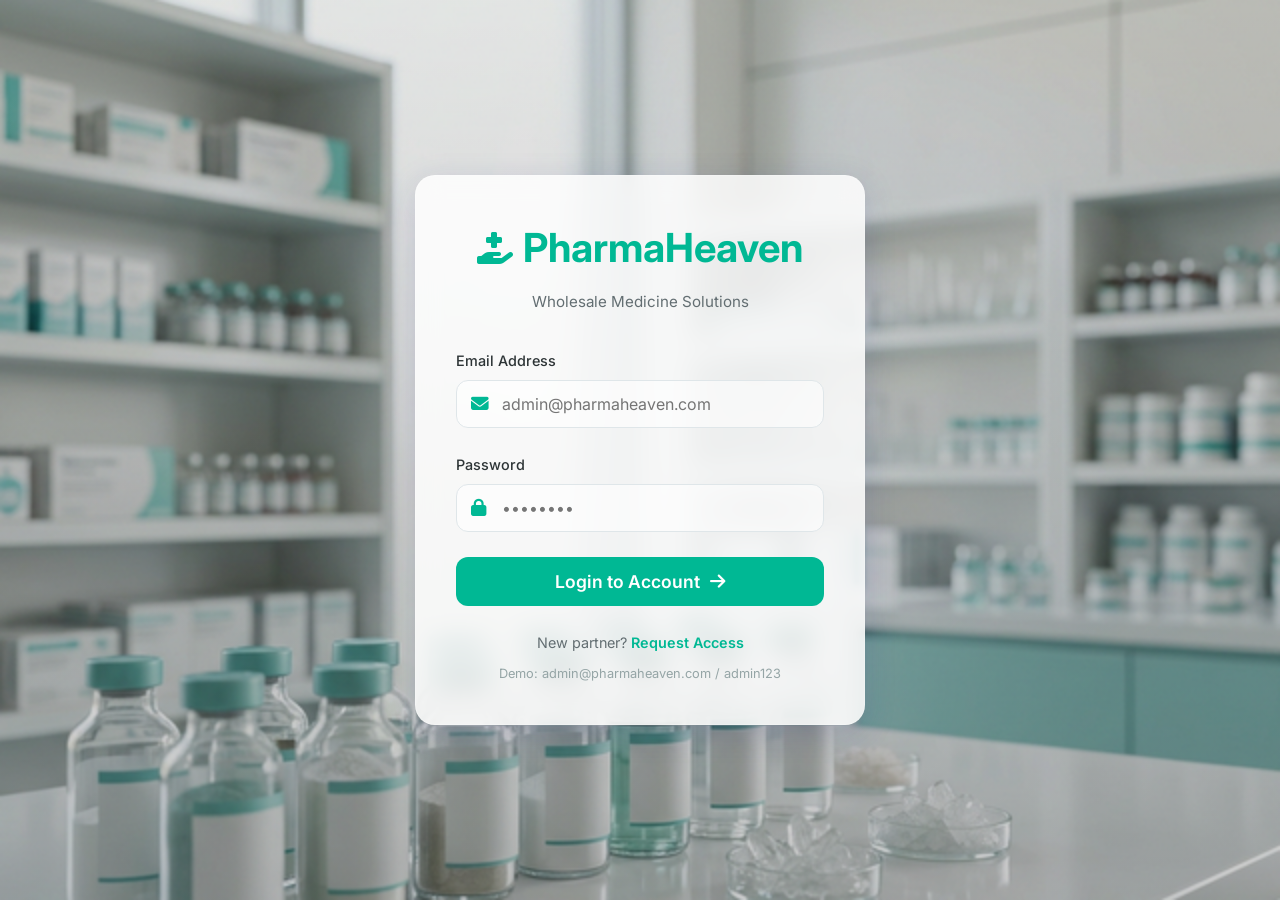
<file: index.html>
<!DOCTYPE html>
<html lang="en">
<head>
    <meta charset="UTF-8">
    <meta name="viewport" content="width=device-width, initial-scale=1.0">
    <title>Login | PharmaHeaven Wholesale Medicine</title>
    <link rel="stylesheet" href="https://cdnjs.cloudflare.com/ajax/libs/font-awesome/6.4.0/css/all.min.css">
    <link rel="stylesheet" href="css/style.css">
</head>
<body>

    <div class="auth-container">
        <div class="auth-card">
            <div class="auth-header">
                <div class="brand">
                    <i class="fas fa-hand-holding-medical"></i>
                    <span>PharmaHeaven</span>
                </div>
                <p class="auth-subtitle">Wholesale Medicine Solutions</p>
            </div>

            <div id="errorMessage" class="error-message"></div>

            <form id="loginForm">
                <div class="form-group">
                    <label for="email">Email Address</label>
                    <div class="input-wrapper">
                        <i class="fas fa-envelope"></i>
                        <input type="email" id="email" class="form-control" placeholder="admin@pharmaheaven.com" required>
                    </div>
                </div>

                <div class="form-group">
                    <label for="password">Password</label>
                    <div class="input-wrapper">
                        <i class="fas fa-lock"></i>
                        <input type="password" id="password" class="form-control" placeholder="••••••••" required>
                    </div>
                </div>

                <button type="submit" class="btn-primary">
                    Login to Account <i class="fas fa-arrow-right"></i>
                </button>
            </form>

            <div class="auth-footer">
                <p>New partner? <a href="#">Request Access</a></p>
                <p style="margin-top: 10px; font-size: 0.8rem; color: #95a5a6;">Demo: admin@pharmaheaven.com / admin123</p>
            </div>
        </div>
    </div>

    <!-- Auth JS -->
    <script src="js/auth.js"></script>
</body>
</html>
</file>
<file: css/style.css>
@import url('https://fonts.googleapis.com/css2?family=Inter:wght@300;400;500;600;700&family=Outfit:wght@300;400;500;600;700&display=swap');

:root {
    --primary: #00b894;
    --primary-dark: #00a884;
    --secondary: #0984e3;
    --dark: #2d3436;
    --light: #f9f9f9;
    --white: #ffffff;
    --error: #ff7675;
    --success: #55efc4;
    --glass: rgba(255, 255, 255, 0.85);
    --glass-border: rgba(255, 255, 255, 0.18);
    --shadow: 0 8px 32px 0 rgba(31, 38, 135, 0.15);
    --trans: all 0.3s ease;
}

* {
    margin: 0;
    padding: 0;
    box-sizing: border-box;
    font-family: 'Inter', sans-serif;
}

body {
    background-color: var(--light);
    color: var(--dark);
    line-height: 1.6;
    overflow-x: hidden;
}

h1, h2, h3, .brand {
    font-family: 'Outfit', sans-serif;
}

/* Auth Page Styles */
.auth-container {
    min-height: 100vh;
    display: flex;
    align-items: center;
    justify-content: center;
    background: linear-gradient(rgba(0,0,0,0.1), rgba(0,0,0,0.2)), url('../assets/bg.png');
    background-size: cover;
    background-position: center;
    padding: 20px;
}

.auth-card {
    background: var(--glass);
    backdrop-filter: blur(12px);
    -webkit-backdrop-filter: blur(12px);
    border-radius: 20px;
    border: 1px solid var(--glass-border);
    box-shadow: var(--shadow);
    width: 100%;
    max-width: 450px;
    padding: 40px;
    animation: slideUp 0.6s ease-out;
}

@keyframes slideUp {
    from { transform: translateY(30px); opacity: 0; }
    to { transform: translateY(0); opacity: 1; }
}

.auth-header {
    text-align: center;
    margin-bottom: 35px;
}

.brand {
    font-size: 2.5rem;
    font-weight: 700;
    color: var(--primary);
    display: flex;
    align-items: center;
    justify-content: center;
    gap: 10px;
    margin-bottom: 10px;
}

.brand i {
    font-size: 2rem;
}

.auth-subtitle {
    color: #636e72;
    font-size: 0.95rem;
}

.form-group {
    margin-bottom: 25px;
    position: relative;
}

.form-group label {
    display: block;
    margin-bottom: 8px;
    font-weight: 500;
    font-size: 0.9rem;
    color: var(--dark);
}

.input-wrapper {
    position: relative;
}

.input-wrapper i {
    position: absolute;
    left: 15px;
    top: 50%;
    transform: translateY(-50%);
    color: var(--primary);
    font-size: 1.1rem;
}

.form-control {
    width: 100%;
    padding: 13px 15px 13px 45px;
    border: 1px solid #dfe6e9;
    border-radius: 12px;
    outline: none;
    font-size: 1rem;
    transition: var(--trans);
    background: rgba(255,255,255,0.6);
}

.form-control:focus {
    border-color: var(--primary);
    box-shadow: 0 0 0 4px rgba(0, 184, 148, 0.1);
}

.btn-primary {
    width: 100%;
    padding: 14px;
    background: var(--primary);
    border: none;
    border-radius: 12px;
    color: white;
    font-size: 1.1rem;
    font-weight: 600;
    cursor: pointer;
    transition: var(--trans);
    display: flex;
    align-items: center;
    justify-content: center;
    gap: 10px;
}

.btn-primary:hover {
    background: var(--primary-dark);
    transform: translateY(-2px);
    box-shadow: 0 5px 15px rgba(0, 184, 148, 0.3);
}

.btn-primary:active {
    transform: translateY(0);
}

.auth-footer {
    margin-top: 25px;
    text-align: center;
    color: #636e72;
    font-size: 0.9rem;
}

.auth-footer a {
    color: var(--primary);
    text-decoration: none;
    font-weight: 600;
}

.auth-footer a:hover {
    text-decoration: underline;
}

.error-message {
    background: rgba(255, 118, 117, 0.1);
    color: var(--error);
    padding: 10px;
    border-radius: 8px;
    font-size: 0.85rem;
    margin-bottom: 20px;
    display: none;
    border-left: 4px solid var(--error);
}

/* Dashboard Styles Placeholder */
.nav-bar {
    background: #1e272e; /* Matched with Sidebar */
    padding: 12px 40px;
    display: flex;
    justify-content: space-between;
    align-items: center;
    box-shadow: 0 4px 20px rgba(0,0,0,0.1);
    position: sticky;
    top: 0;
    z-index: 100;
    border-bottom: 1px solid rgba(255, 255, 255, 0.05);
}

.nav-bar .brand {
    color: var(--white);
    font-size: 1.8rem;
}

.nav-bar .user-info-name {
    color: #cad3d8;
}

.nav-bar .fa-chevron-down {
    color: #57606f !important;
}

/* Dashboard Layout */
.dashboard-layout {
    display: flex;
    height: calc(100vh - 68px);
    width: 100%;
    overflow: hidden; /* Prevent overall dashboard scrolling */
}

/* Sidebar Styles - Premium Dark Theme */
.sidebar {
    width: 280px;
    background: #1e272e; /* Deep Professional Navy */
    padding: 30px 15px;
    position: fixed;
    height: calc(100vh - 68px);
    overflow-y: auto;
    transition: var(--trans);
    z-index: 80;
}

.sidebar-menu {
    list-style: none;
}

.sidebar-item {
    margin-bottom: 5px;
}

.sidebar-link {
    display: flex;
    align-items: center;
    gap: 15px;
    padding: 14px 18px;
    color: #cad3d8;
    text-decoration: none;
    border-radius: 12px;
    font-weight: 500;
    font-size: 0.95rem;
    transition: var(--trans);
}

.sidebar-link i {
    font-size: 1.1rem;
    width: 24px;
    text-align: center;
    color: #57606f;
    transition: var(--trans);
}

.sidebar-link:hover {
    background: rgba(255, 255, 255, 0.05);
    color: var(--white);
}

.sidebar-link:hover i {
    color: var(--primary);
}

.sidebar-link.active {
    background: linear-gradient(135deg, var(--primary), var(--primary-dark));
    color: var(--white);
    box-shadow: 0 4px 15px rgba(0, 184, 148, 0.3);
}

.sidebar-link.active i {
    color: var(--white);
}

/* Sidebar Label for Categories */
.sidebar-label {
    padding: 10px 18px;
    font-size: 0.75rem;
    text-transform: uppercase;
    font-weight: 700;
    color: #57606f;
    letter-spacing: 1px;
    margin-top: 15px;
}

/* Main Content Area */
.main-content {
    flex: 1;
    margin-left: 280px;
    padding: 30px;
    background: #f1f3f6;
    height: 100%;
    width: calc(100% - 280px);
    overflow-y: auto; /* Allow internal scrolling only if content overflows */
}

.page-header {
    display: flex;
    justify-content: space-between;
    align-items: center;
    margin-bottom: 30px;
}

.page-title h2 {
    font-size: 1.8rem;
    color: var(--dark);
    font-weight: 700;
}

.page-title p {
    color: #636e72;
    font-size: 0.9rem;
}

/* Management Content Sections */
.mgmt-section {
    display: none; /* Hidden by default, shown by JS */
}

.mgmt-section.active {
    display: block;
}

/* Table Card Styles */
.table-card {
    background: var(--white);
    border-radius: 20px;
    padding: 0;
    box-shadow: 0 4px 20px rgba(0,0,0,0.03);
    overflow: hidden;
}

.table-responsive {
    overflow-x: auto;
}

table {
    width: 100%;
    border-collapse: collapse;
}

thead {
    background: #f8fafc;
    border-bottom: 1px solid #f1f5f9;
}

th {
    padding: 15px 20px;
    text-align: left;
    font-size: 0.85rem;
    font-weight: 600;
    color: #64748b;
    text-transform: uppercase;
    letter-spacing: 0.5px;
}

td {
    padding: 18px 20px;
    font-size: 0.9rem;
    color: #334155;
    border-bottom: 1px solid #f1f5f9;
}

tr:last-child td {
    border-bottom: none;
}

tr:hover td {
    background: #f9fafb;
}

.badge {
    padding: 5px 12px;
    border-radius: 50px;
    font-size: 0.75rem;
    font-weight: 600;
}

.badge-stock { background: rgba(0, 184, 148, 0.1); color: var(--primary); }
.badge-category { background: rgba(9, 132, 227, 0.1); color: var(--secondary); }

/* Grid for Modal */
.form-grid {
    display: grid;
    grid-template-columns: 1fr 1fr;
    gap: 15px;
}

.form-grid .form-group {
    margin-bottom: 15px;
}

.modal-content.large {
    max-width: 650px;
}

.container {
    max-width: 1200px;
    margin: 0 auto;
}

.logout-btn {
    background: transparent;
    border: 1px solid var(--error);
    color: var(--error);
    padding: 8px 18px;
    border-radius: 8px;
    cursor: pointer;
    font-weight: 600;
    transition: var(--trans);
}

.logout-btn:hover {
    background: var(--error);
    color: white;
}

/* User Profile Styles */
.user-profile-wrapper {
    position: relative;
    display: flex;
    align-items: center;
    gap: 12px;
    cursor: pointer;
    padding: 5px 10px;
    border-radius: 50px;
    transition: var(--trans);
}

.user-profile-wrapper:hover {
    background: rgba(0, 184, 148, 0.05);
}

.user-avatar {
    width: 40px;
    height: 40px;
    border-radius: 50%;
    background: var(--primary);
    color: white;
    display: flex;
    align-items: center;
    justify-content: center;
    font-size: 1.2rem;
    font-weight: 600;
    box-shadow: 0 4px 10px rgba(0, 184, 148, 0.2);
}

.user-info-name {
    font-weight: 600;
    font-size: 0.95rem;
    color: var(--dark);
}

/* Hover Dropdown */
.profile-dropdown {
    position: absolute;
    top: 100%;
    right: 0;
    width: 180px;
    background: var(--white);
    border-radius: 12px;
    box-shadow: var(--shadow);
    padding: 10px;
    opacity: 0;
    visibility: hidden;
    transform: translateY(15px);
    transition: all 0.3s cubic-bezier(0.4, 0, 0.2, 1);
    z-index: 1000;
    border: 1px solid rgba(0,0,0,0.05);
}
.user-profile-wrapper:hover .profile-dropdown {
    opacity: 1;
    visibility: visible;
    transform: translateY(0);
}

.dropdown-item {
    display: flex;
    align-items: center;
    gap: 10px;
    padding: 10px 15px;
    border-radius: 8px;
    color: #636e72;
    text-decoration: none;
    font-size: 0.9rem;
    transition: var(--trans);
    width: 100%;
    background: none;
    border: none;
    cursor: pointer;
}

.dropdown-item:hover {
    background: rgba(0, 184, 148, 0.05);
    color: var(--primary);
}

.dropdown-item.logout {
    color: var(--error);
}

.dropdown-item.logout:hover {
    background: rgba(255, 118, 117, 0.05);
    color: var(--error);
}

/* Modal Styles */
.modal-overlay {
    position: fixed;
    top: 0;
    left: 0;
    width: 100%;
    height: 100%;
    background: rgba(0,0,0,0.4);
    backdrop-filter: blur(5px);
    display: none;
    align-items: center;
    justify-content: center;
    z-index: 1000;
    animation: fadeIn 0.3s ease;
}

@keyframes fadeIn {
    from { opacity: 0; }
    to { opacity: 1; }
}

.modal-content {
    background: var(--white);
    width: 90%;
    max-width: 450px;
    max-height: 90vh; /* Prevents overlapping/cutting off */
    overflow-y: auto; /* Internal scroll if too tall */
    border-radius: 20px;
    padding: 40px;
    position: relative;
    box-shadow: var(--shadow);
    animation: zoomIn 0.3s ease;
}

/* Custom Scrollbar for Modal */
.modal-content::-webkit-scrollbar {
    width: 6px;
}
.modal-content::-webkit-scrollbar-track {
    background: transparent;
}
.modal-content::-webkit-scrollbar-thumb {
    background: #dfe6e9;
    border-radius: 10px;
}

@keyframes zoomIn {
    from { transform: scale(0.9); opacity: 0; }
    to { transform: scale(1); opacity: 1; }
}

.modal-close {
    position: absolute;
    top: 20px;
    right: 20px;
    background: none;
    border: none;
    font-size: 1.2rem;
    color: #636e72;
    cursor: pointer;
    transition: var(--trans);
}

.modal-close:hover {
    color: var(--error);
    transform: rotate(90deg);
}

.modal-header {
    margin-bottom: 30px;
    text-align: center;
}

.modal-header h2 {
    font-size: 1.8rem;
    color: var(--dark);
    margin-bottom: 5px;
}

.modal-header p {
    color: #636e72;
    font-size: 0.9rem;
}

/* Responsive */
@media (max-width: 480px) {
    .auth-card {
        padding: 30px 20px;
    }
}

/* Pagination Styles */
.pagination-container {
    display: flex;
    justify-content: flex-end;
    align-items: center;
    gap: 8px;
    padding: 15px 20px;
    background: var(--white);
    border-top: 1px solid #f1f5f9;
}

.page-btn {
    padding: 6px 12px;
    border: 1px solid #dfe6e9;
    background: var(--white);
    border-radius: 8px;
    color: var(--dark);
    font-size: 0.9rem;
    cursor: pointer;
    transition: var(--trans);
    font-weight: 500;
}

.page-btn:hover:not(:disabled) {
    background: #f1f5f9;
    color: var(--primary);
    border-color: var(--primary);
}

.page-btn.active {
    background: var(--primary);
    color: var(--white);
    border-color: var(--primary);
}

.page-btn:disabled {
    opacity: 0.5;
    cursor: not-allowed;
    background: #f8fafc;
}
</file>
